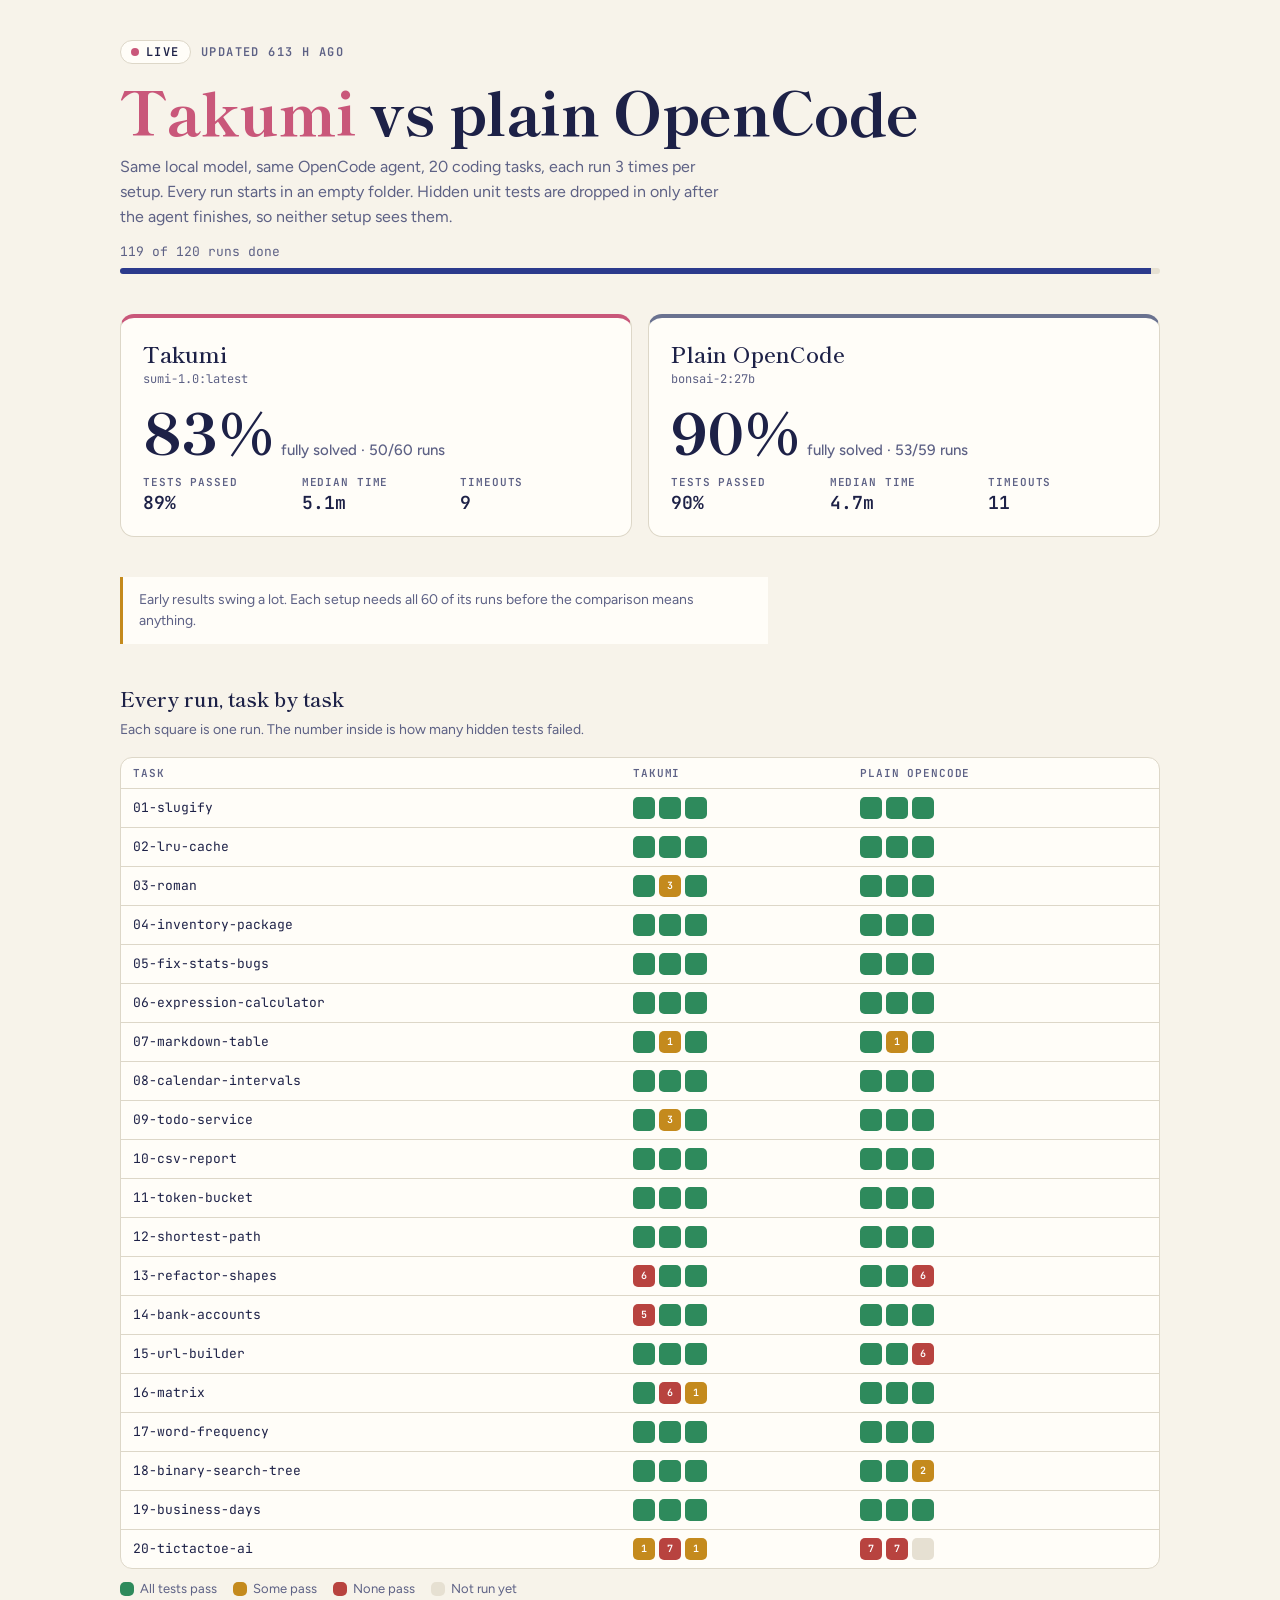
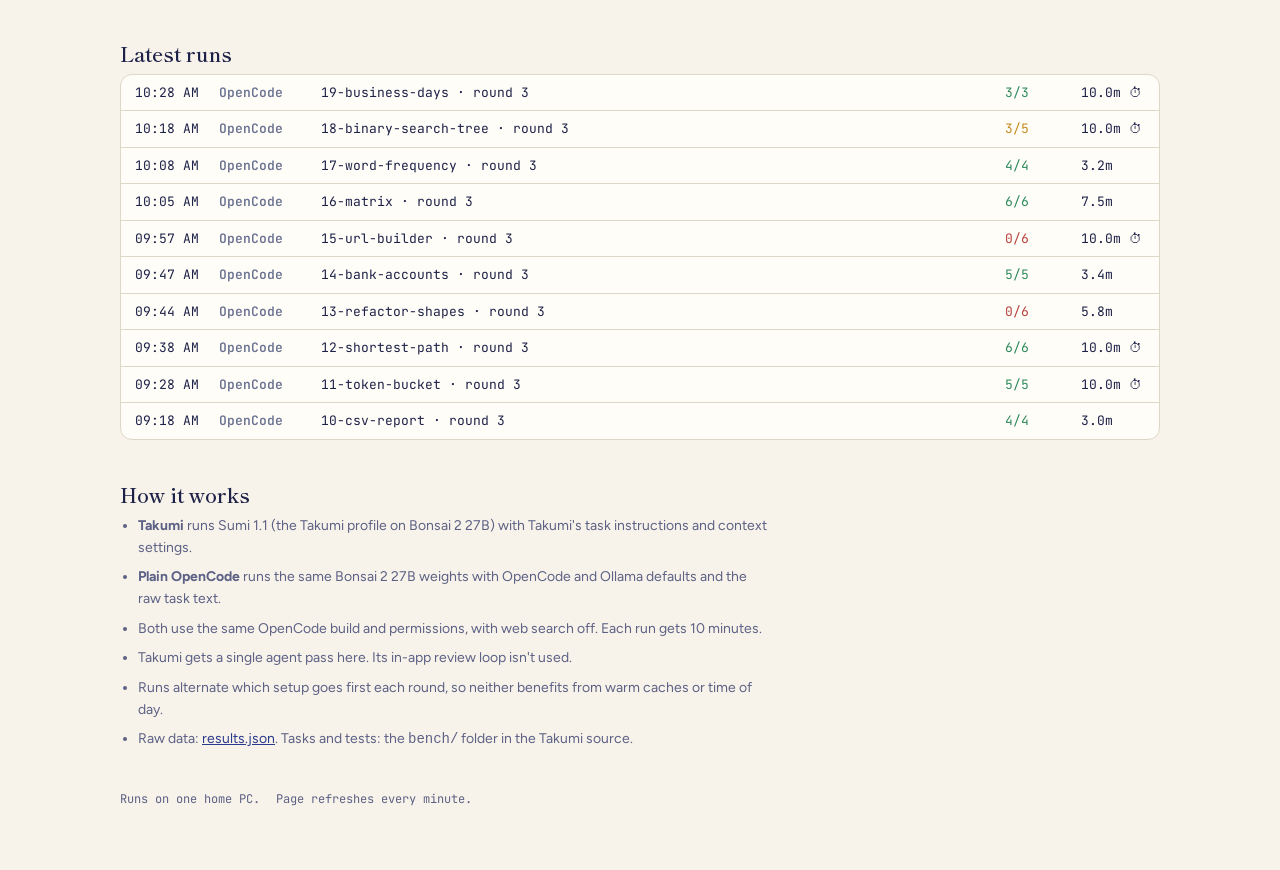
<file: index.html>
<!doctype html>
<html lang="en">
<head>
<meta charset="utf-8">
<meta name="viewport" content="width=device-width, initial-scale=1, viewport-fit=cover">
<title>Takumi Live Benchmark</title>
<meta name="description" content="Takumi vs plain OpenCode on the same local model, scored by hidden unit tests, updating live.">
<link rel="preconnect" href="https://fonts.googleapis.com">
<link rel="preconnect" href="https://fonts.gstatic.com" crossorigin>
<link rel="stylesheet" href="https://fonts.googleapis.com/css2?family=Shippori+Mincho:wght@600;800&family=Figtree:wght@400;500;600&family=JetBrains+Mono:wght@400;600&display=swap">
<style>
/* Layout: one column scoreboard; two-setup duel on top, per-task grid, then the run log. */
:root {
  --bg: #f7f3ea; --surface: #fffdf8; --fg: #1d2147; --muted: #5d6185; --line: #ddd7c8;
  --indigo: #2b3a8c; --sakura: #c9577a; --plain: #6a7290;
  --pass: #2e8a5c; --partial: #c48a1d; --fail: #b8433f; --pending: #e6e0d2;
  --display: "Shippori Mincho", "Hiragino Mincho ProN", Georgia, serif;
  --body: "Figtree", system-ui, -apple-system, "Segoe UI", sans-serif;
  --mono: "JetBrains Mono", ui-monospace, Consolas, monospace;
}
@media (prefers-color-scheme: dark) { :root:not([data-theme="light"]) {
  --bg: #12142b; --surface: #1a1d3a; --fg: #ece8de; --muted: #a3a6c4; --line: #2d3158;
  --indigo: #8f9df0; --sakura: #ef8fae; --plain: #9aa1bd;
  --pass: #4fc488; --partial: #e2b14a; --fail: #ec716b; --pending: #2a2e52; color-scheme: dark } }
:root[data-theme="dark"] {
  --bg: #12142b; --surface: #1a1d3a; --fg: #ece8de; --muted: #a3a6c4; --line: #2d3158;
  --indigo: #8f9df0; --sakura: #ef8fae; --plain: #9aa1bd;
  --pass: #4fc488; --partial: #e2b14a; --fail: #ec716b; --pending: #2a2e52; color-scheme: dark }
* { box-sizing: border-box }
main > * { min-width: 0 }
body { margin: 0; background: var(--bg); color: var(--fg); font: 16px/1.55 var(--body);
  padding-left: max(16px, env(safe-area-inset-left, 0px)); padding-right: max(16px, env(safe-area-inset-right, 0px)); }
main { max-width: 1040px; margin: 0 auto; padding-block: 40px 64px; display: grid; gap: 40px }
header { display: grid; gap: 14px }
.eyebrow { font: 600 12px/1 var(--mono); letter-spacing: .12em; text-transform: uppercase; color: var(--muted); display: flex; gap: 10px; align-items: center; flex-wrap: wrap }
.live { display: inline-flex; align-items: center; gap: 7px; padding: 5px 10px; border-radius: 99px; background: var(--surface); border: 1px solid var(--line); color: var(--fg) }
.live i { width: 8px; height: 8px; border-radius: 50%; background: var(--sakura) }
.live.on i { animation: pulse 1.6s ease-in-out infinite }
.live.done i { background: var(--pass) }
@keyframes pulse { 50% { opacity: .25 } }
@media (prefers-reduced-motion: reduce) { .live.on i { animation: none } }
h1 { font: 800 clamp(34px, 6vw, 60px)/1.05 var(--display); margin: 0; text-wrap: balance; letter-spacing: -.01em }
h1 em { font-style: normal; color: var(--sakura) }
.lede { margin: 0; max-width: 62ch; color: var(--muted) }
.progress { display: grid; gap: 8px; font: 13px var(--mono); color: var(--muted) }
.bar { height: 6px; background: var(--pending); border-radius: 3px; overflow: hidden }
.bar b { display: block; height: 100%; width: 0; background: var(--indigo); transition: width .6s }
.duel { display: grid; grid-template-columns: 1fr 1fr; gap: 16px }
@media (max-width: 680px) { .duel { grid-template-columns: 1fr } }
.side { background: var(--surface); border: 1px solid var(--line); border-radius: 14px; padding: 22px; display: grid; gap: 16px; min-width: 0 }
.side.takumi { border-top: 4px solid var(--sakura) }
.side.plain { border-top: 4px solid var(--plain) }
.side h2 { margin: 0; font: 600 22px/1.2 var(--display) }
.side .who { font: 12px var(--mono); color: var(--muted); margin-top: 4px; overflow-wrap: anywhere }
.big { font: 800 56px/1 var(--display); font-variant-numeric: tabular-nums }
.big small { font: 500 15px var(--body); color: var(--muted); margin-left: 6px }
.stats { display: grid; grid-template-columns: repeat(3, 1fr); gap: 10px; margin: 0 }
.stats div { display: grid; gap: 2px }
.stats dt { font: 600 11px var(--mono); letter-spacing: .08em; text-transform: uppercase; color: var(--muted) }
.stats dd { margin: 0; font: 600 18px var(--mono); font-variant-numeric: tabular-nums }
.note { margin: 0; padding: 12px 16px; border-left: 3px solid var(--partial); background: var(--surface); color: var(--muted); font-size: 14px; max-width: 72ch }
section h3 { font: 600 20px var(--display); margin: 0 0 6px }
section > p { margin: 0 0 16px; color: var(--muted); font-size: 14px; max-width: 70ch }
.gridwrap { overflow-x: auto; border: 1px solid var(--line); border-radius: 12px; background: var(--surface) }
table { border-collapse: collapse; width: 100%; font-size: 14px }
th, td { padding: 8px 12px; border-bottom: 1px solid var(--line); text-align: left; white-space: nowrap }
tr:last-child td { border-bottom: 0 }
th { font: 600 11px var(--mono); letter-spacing: .08em; text-transform: uppercase; color: var(--muted) }
td.task { font-family: var(--mono); font-size: 13px }
.cells { display: flex; gap: 4px }
.cell { width: 22px; height: 22px; border-radius: 5px; background: var(--pending); display: grid; place-items: center; font: 600 10px var(--mono); color: #fff }
.cell.pass { background: var(--pass) } .cell.partial { background: var(--partial) } .cell.fail { background: var(--fail) }
.legend { display: flex; gap: 16px; flex-wrap: wrap; font-size: 13px; color: var(--muted); margin-top: 10px }
.legend span { display: inline-flex; gap: 6px; align-items: center }
.legend .cell { width: 14px; height: 14px }
.log { font: 13px/1.5 var(--mono); display: grid; gap: 0; border: 1px solid var(--line); border-radius: 12px; background: var(--surface); overflow-x: auto }
.log div { display: grid; grid-template-columns: 72px 90px minmax(160px, 1fr) 64px 64px; gap: 12px; padding: 8px 14px; border-bottom: 1px solid var(--line); min-width: 520px }
.log div:last-child { border-bottom: 0 }
.tag-takumi { color: var(--sakura); font-weight: 600 } .tag-opencode { color: var(--plain); font-weight: 600 }
.ok { color: var(--pass) } .bad { color: var(--fail) } .mid { color: var(--partial) }
.method { display: grid; gap: 8px; font-size: 14px; color: var(--muted); max-width: 72ch; padding-left: 18px; margin: 0 }
footer { font: 12px var(--mono); color: var(--muted); display: flex; gap: 16px; flex-wrap: wrap }
footer a, .method a { color: var(--indigo) }
a:focus-visible { outline: 2px solid var(--indigo); outline-offset: 2px }
#error[hidden] { display: none }
</style>
</head>
<body>
<main>
  <header>
    <div class="eyebrow"><span class="live" id="status"><i></i><span id="statusText">Loading</span></span><span id="updated"></span></div>
    <h1><em>Takumi</em> vs plain OpenCode</h1>
    <p class="lede">Same local model, same OpenCode agent, 20 coding tasks, each run 3 times per setup. Every run starts in an empty folder. Hidden unit tests are dropped in only after the agent finishes, so neither setup sees them.</p>
    <div class="progress"><span id="progressText">–</span><div class="bar"><b id="progressBar"></b></div></div>
  </header>

  <p class="note" id="error" hidden></p>

  <div class="duel">
    <article class="side takumi"><div><h2>Takumi</h2><div class="who" id="whoT"></div></div>
      <div class="big" id="solvedT">–<small>fully solved</small></div>
      <dl class="stats"><div><dt>Tests passed</dt><dd id="testsT">–</dd></div><div><dt>Median time</dt><dd id="timeT">–</dd></div><div><dt>Timeouts</dt><dd id="toT">–</dd></div></dl>
    </article>
    <article class="side plain"><div><h2>Plain OpenCode</h2><div class="who" id="whoP"></div></div>
      <div class="big" id="solvedP">–<small>fully solved</small></div>
      <dl class="stats"><div><dt>Tests passed</dt><dd id="testsP">–</dd></div><div><dt>Median time</dt><dd id="timeP">–</dd></div><div><dt>Timeouts</dt><dd id="toP">–</dd></div></dl>
    </article>
  </div>
  <p class="note" id="early">Early results swing a lot. Each setup needs all 60 of its runs before the comparison means anything.</p>

  <section>
    <h3>Every run, task by task</h3>
    <p>Each square is one run. The number inside is how many hidden tests failed.</p>
    <div class="gridwrap"><table><thead><tr><th>Task</th><th>Takumi</th><th>Plain OpenCode</th></tr></thead><tbody id="grid"></tbody></table></div>
    <div class="legend"><span><i class="cell pass"></i>All tests pass</span><span><i class="cell partial"></i>Some pass</span><span><i class="cell fail"></i>None pass</span><span><i class="cell"></i>Not run yet</span></div>
  </section>

  <section>
    <h3>Latest runs</h3>
    <div class="log" id="log"></div>
  </section>

  <section>
    <h3>How it works</h3>
    <ul class="method">
      <li><b>Takumi</b> runs Sumi 1.1 (the Takumi profile on Bonsai 2 27B) with Takumi's task instructions and context settings.</li>
      <li><b>Plain OpenCode</b> runs the same Bonsai 2 27B weights with OpenCode and Ollama defaults and the raw task text.</li>
      <li>Both use the same OpenCode build and permissions, with web search off. Each run gets 10 minutes.</li>
      <li>Takumi gets a single agent pass here. Its in-app review loop isn't used.</li>
      <li>Runs alternate which setup goes first each round, so neither benefits from warm caches or time of day.</li>
      <li>Raw data: <a href="results.json">results.json</a>. Tasks and tests: the <code>bench/</code> folder in the Takumi source.</li>
    </ul>
  </section>

  <footer><span>Runs on one home PC.</span><span>Page refreshes every minute.</span></footer>
</main>
<script>
const $ = id => document.getElementById(id);
const pct = (a, b) => b ? Math.round(100 * a / b) + '%' : '–';
const median = xs => { if (!xs.length) return null; const s = [...xs].sort((a, b) => a - b), m = s.length >> 1; return s.length % 2 ? s[m] : (s[m - 1] + s[m]) / 2; };
const fmtTime = s => s == null ? '–' : s < 90 ? Math.round(s) + 's' : (s / 60).toFixed(1) + 'm';
const ago = iso => { const d = (Date.now() - new Date(iso)) / 1000; return d < 90 ? 'just now' : d < 5400 ? Math.round(d / 60) + ' min ago' : Math.round(d / 3600) + ' h ago'; };
const esc = s => String(s).replace(/[&<>"]/g, c => ({'&':'&amp;','<':'&lt;','>':'&gt;','"':'&quot;'}[c]));

function side(runs, k) {
  const solved = runs.filter(r => r.passed === r.total).length;
  const tp = runs.reduce((a, r) => a + r.passed, 0), tt = runs.reduce((a, r) => a + r.total, 0);
  $('solved' + k).innerHTML = (runs.length ? pct(solved, runs.length) : '–') + `<small>fully solved · ${solved}/${runs.length} runs</small>`;
  $('tests' + k).textContent = pct(tp, tt);
  $('time' + k).textContent = fmtTime(median(runs.map(r => r.wall_s)));
  $('to' + k).textContent = runs.length ? runs.filter(r => r.timed_out).length : '–';
}

function render(d) {
  const runs = d.runs, T = runs.filter(r => r.condition === 'takumi'), P = runs.filter(r => r.condition === 'opencode');
  const st = $('status');
  st.className = 'live ' + (d.finished ? 'done' : 'on');
  $('statusText').textContent = d.finished ? 'Finished' : 'Live';
  $('updated').textContent = 'Updated ' + ago(d.published);
  $('progressText').textContent = `${runs.length} of ${d.planned_runs} runs done`;
  $('progressBar').style.width = (100 * runs.length / d.planned_runs) + '%';
  $('whoT').textContent = d.models.takumi; $('whoP').textContent = d.models.opencode;
  side(T, 'T'); side(P, 'P');
  $('early').hidden = d.finished;
  const by = {};
  runs.forEach(r => ((by[r.task] ||= {})[r.condition] ||= {})[r.rep] = r);
  $('grid').innerHTML = d.tasks.map(t => {
    const cells = c => { let h = ''; for (let rep = 1; rep <= d.reps; rep++) { const r = by[t]?.[c]?.[rep];
      if (!r) { h += '<span class="cell" title="Not run yet"></span>'; continue; }
      const cls = r.passed === r.total ? 'pass' : r.passed ? 'partial' : 'fail';
      const fails = r.total - r.passed;
      h += `<span class="cell ${cls}" title="Round ${rep}: ${r.passed}/${r.total} tests, ${fmtTime(r.wall_s)}${r.timed_out ? ', timed out' : ''}">${fails || ''}</span>`; }
      return `<div class="cells">${h}</div>`; };
    return `<tr><td class="task">${esc(t)}</td><td>${cells('takumi')}</td><td>${cells('opencode')}</td></tr>`;
  }).join('');
  const recent = runs.slice(-10).reverse();
  $('log').innerHTML = recent.length ? recent.map(r => {
    const cls = r.passed === r.total ? 'ok' : r.passed ? 'mid' : 'bad';
    const name = r.condition === 'takumi' ? 'Takumi' : 'OpenCode';
    return `<div><span>${new Date(r.finished).toLocaleTimeString([], {hour: '2-digit', minute: '2-digit'})}</span><span class="tag-${r.condition}">${name}</span><span>${esc(r.task)} · round ${r.rep}</span><span class="${cls}">${r.passed}/${r.total}</span><span>${fmtTime(r.wall_s)}${r.timed_out ? ' ⏱' : ''}</span></div>`;
  }).join('') : '<div><span>No runs finished yet.</span></div>';
}

async function load() {
  try {
    const res = await fetch('results.json?t=' + Date.now(), {cache: 'no-store'});
    if (!res.ok) throw new Error(res.status);
    render(await res.json());
    $('error').hidden = true;
    if (!window._doneLoaded) {}
  } catch (e) {
    $('error').textContent = "Couldn't load the latest results. Trying again in a minute.";
    $('error').hidden = false;
  }
}
load();
setInterval(load, 60000);
</script>
</body>
</html>
</file>
